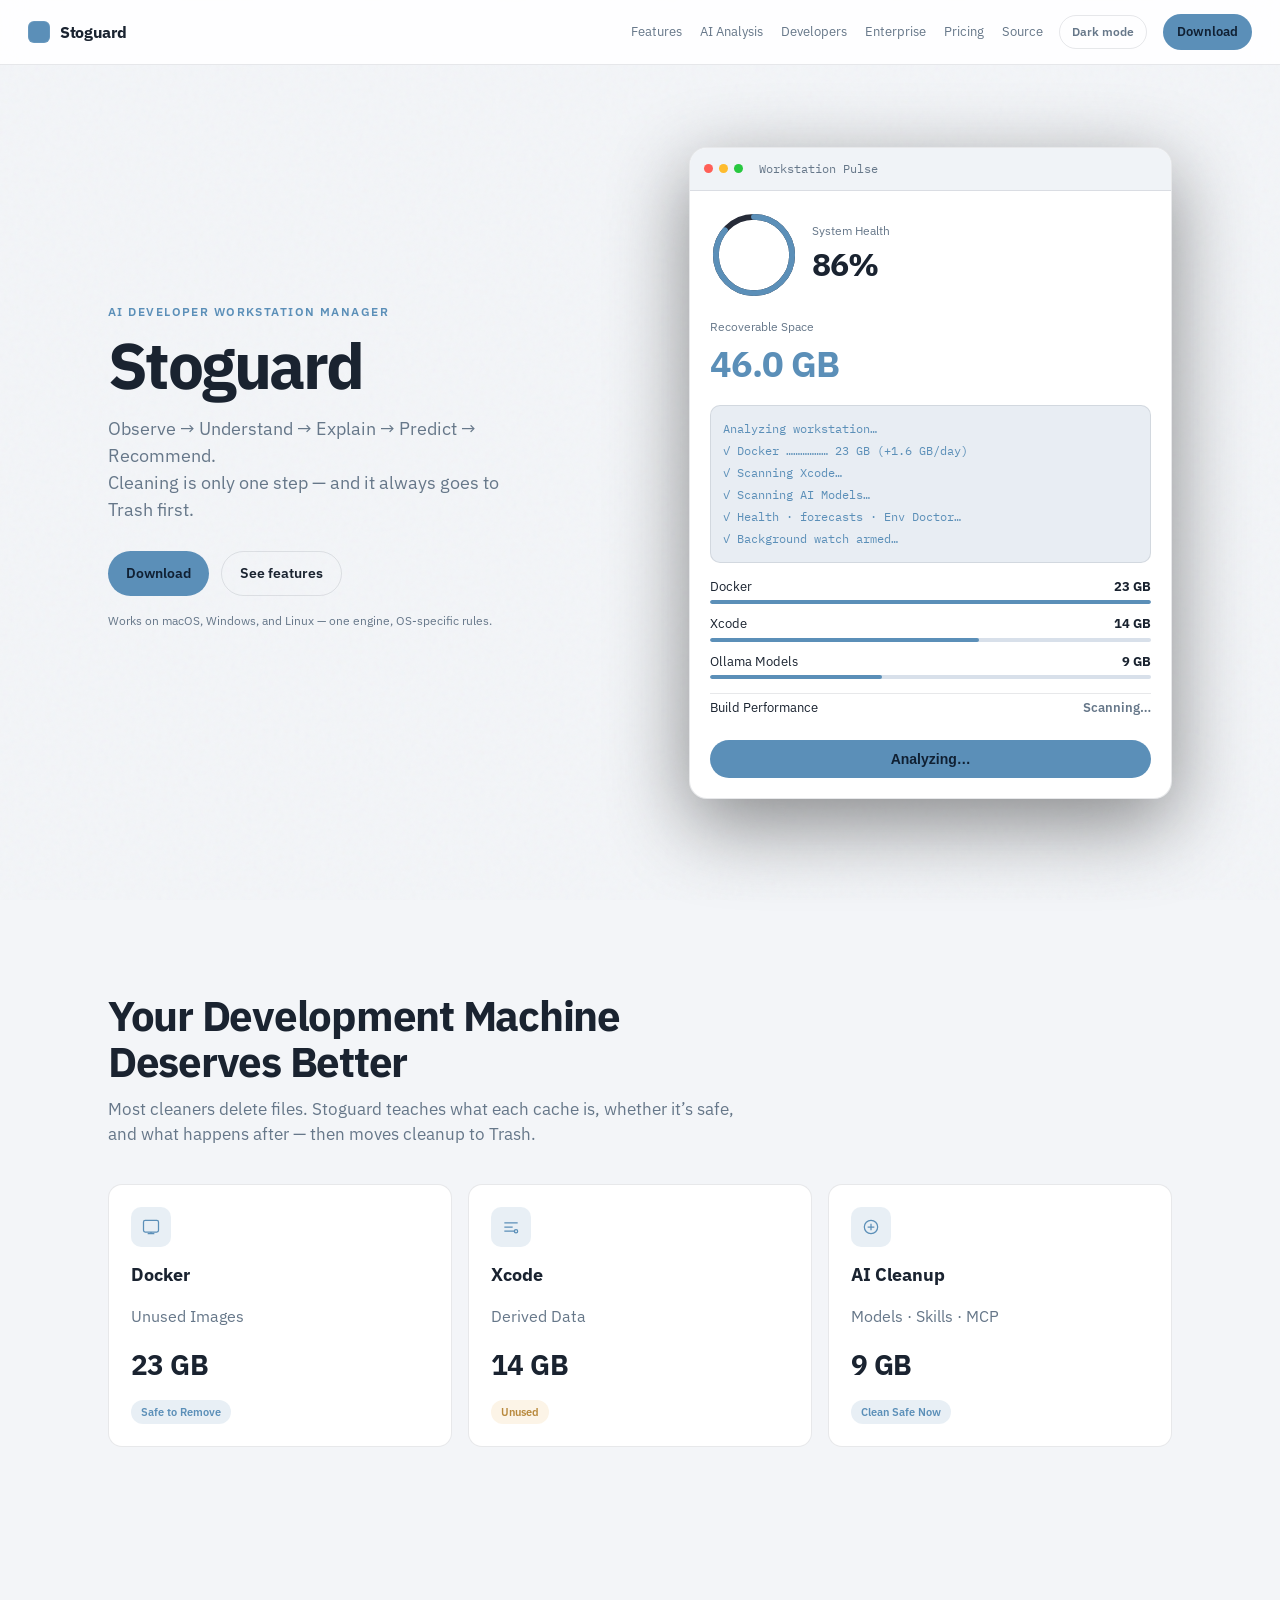
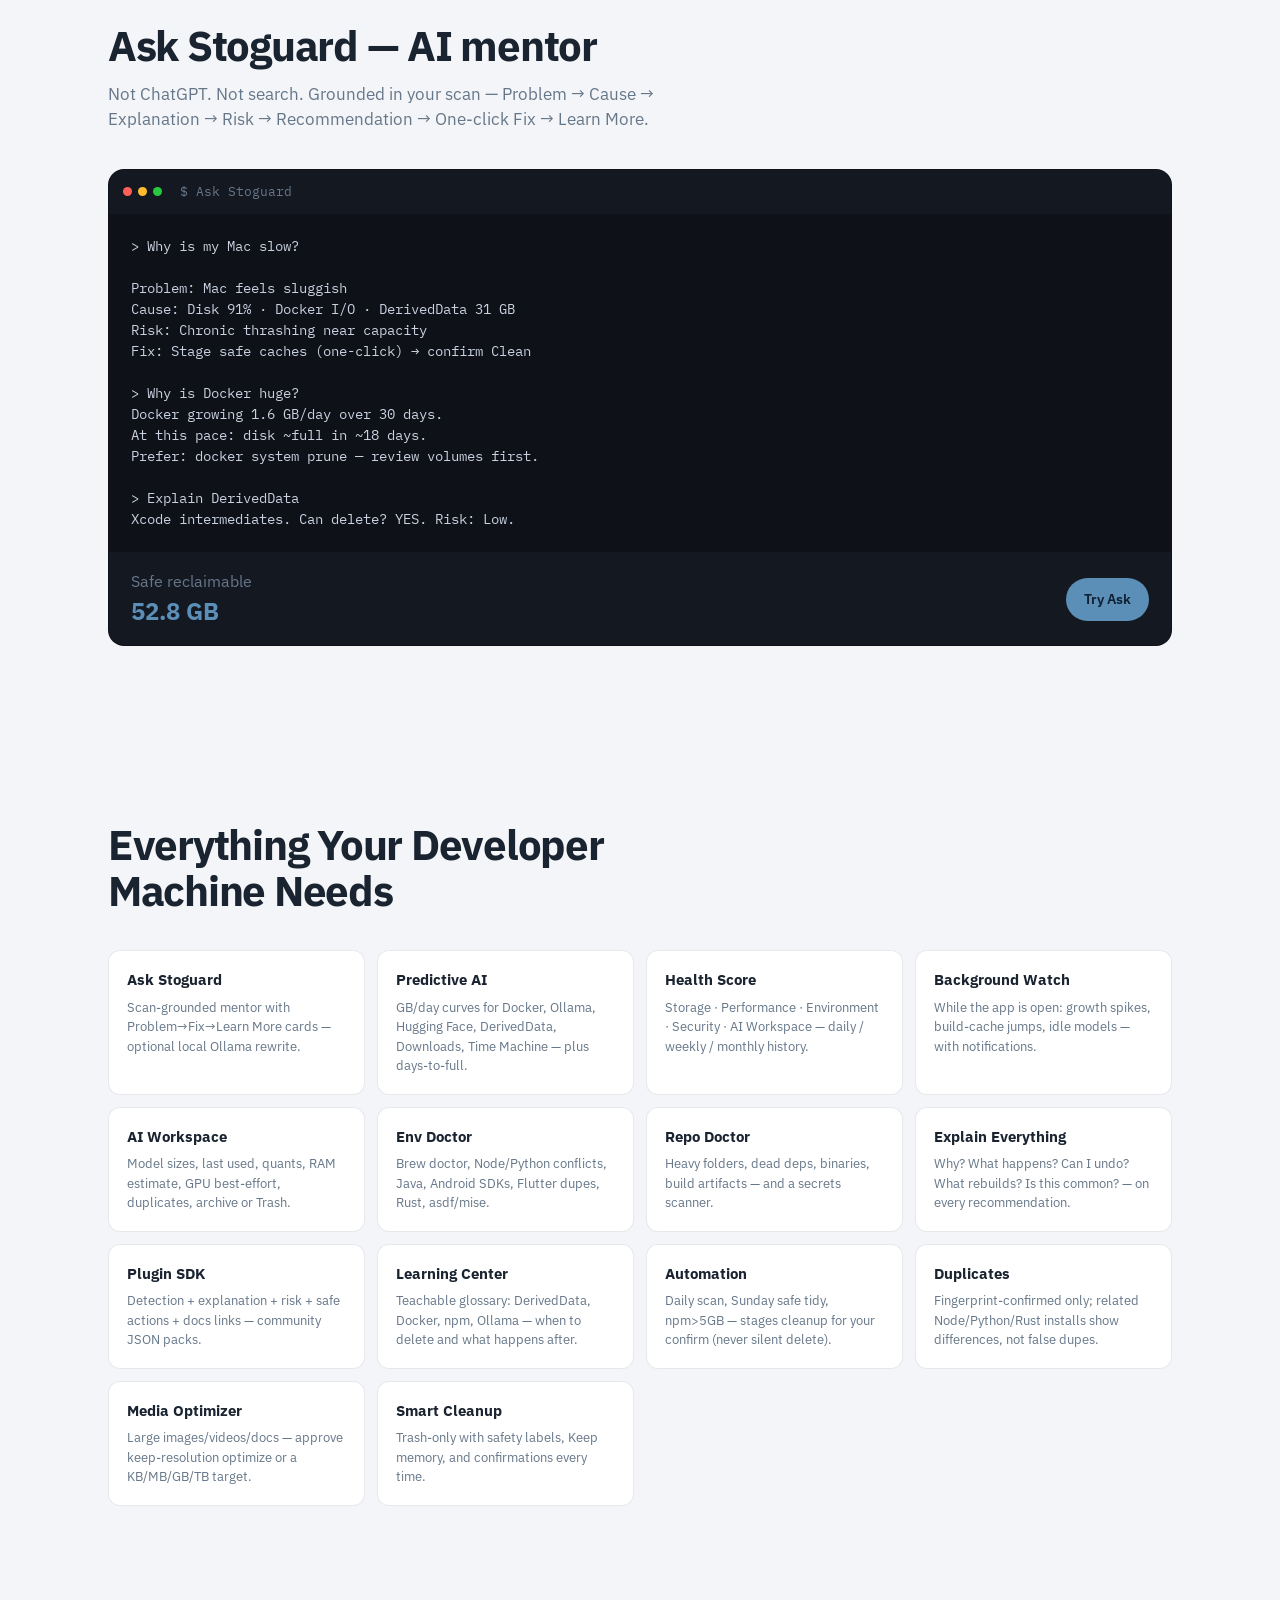
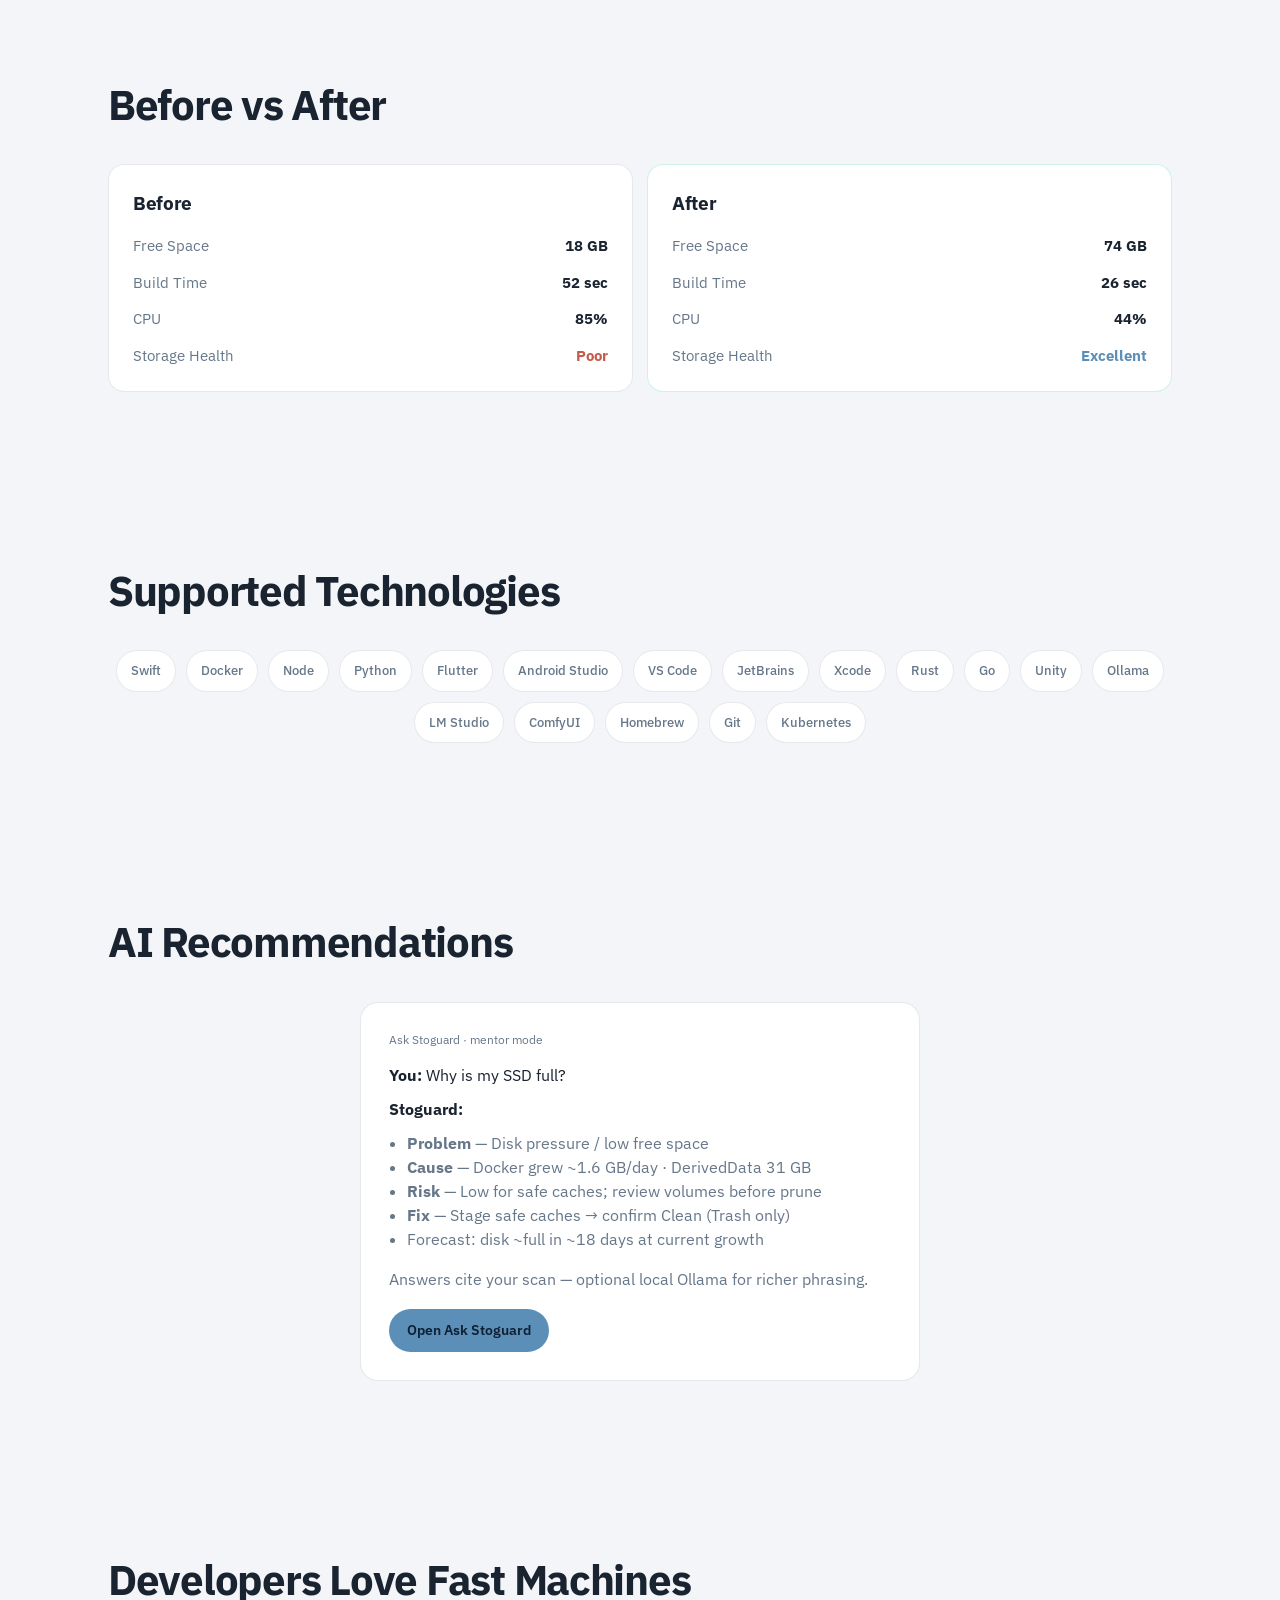
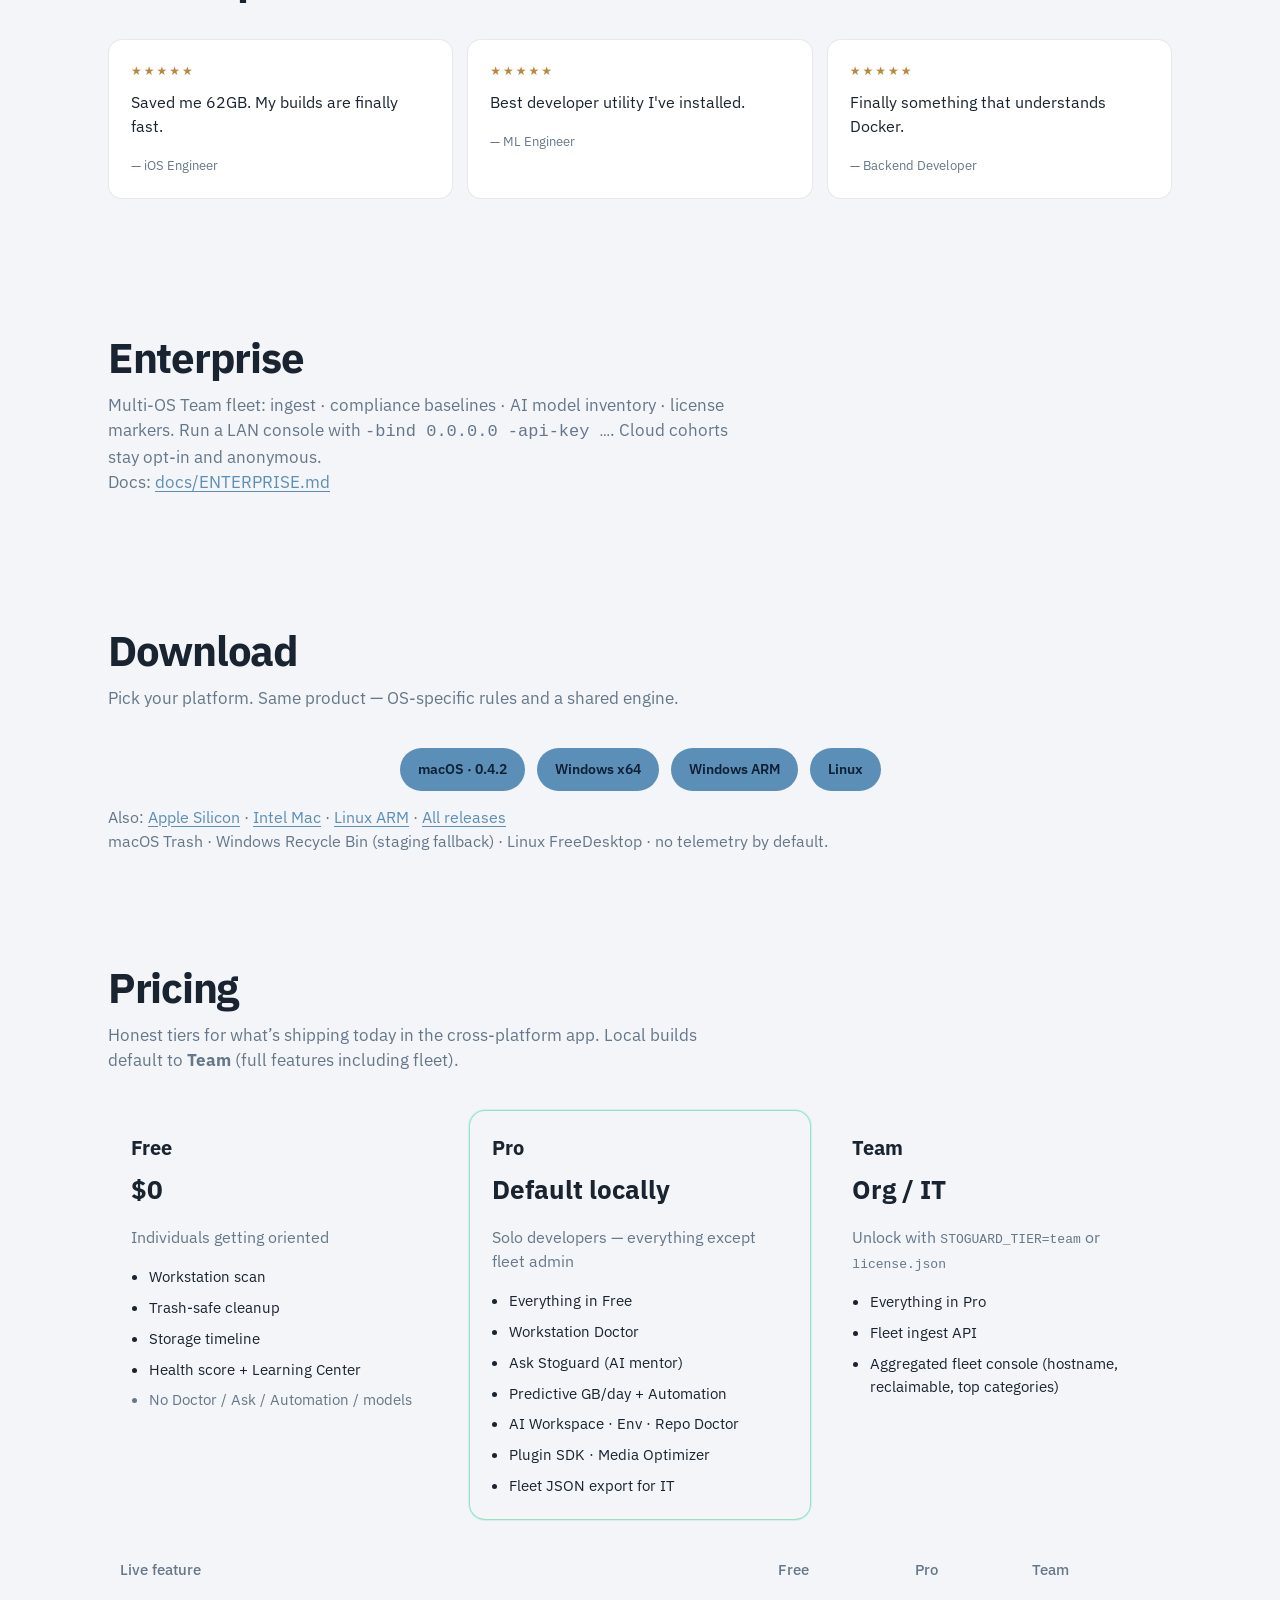
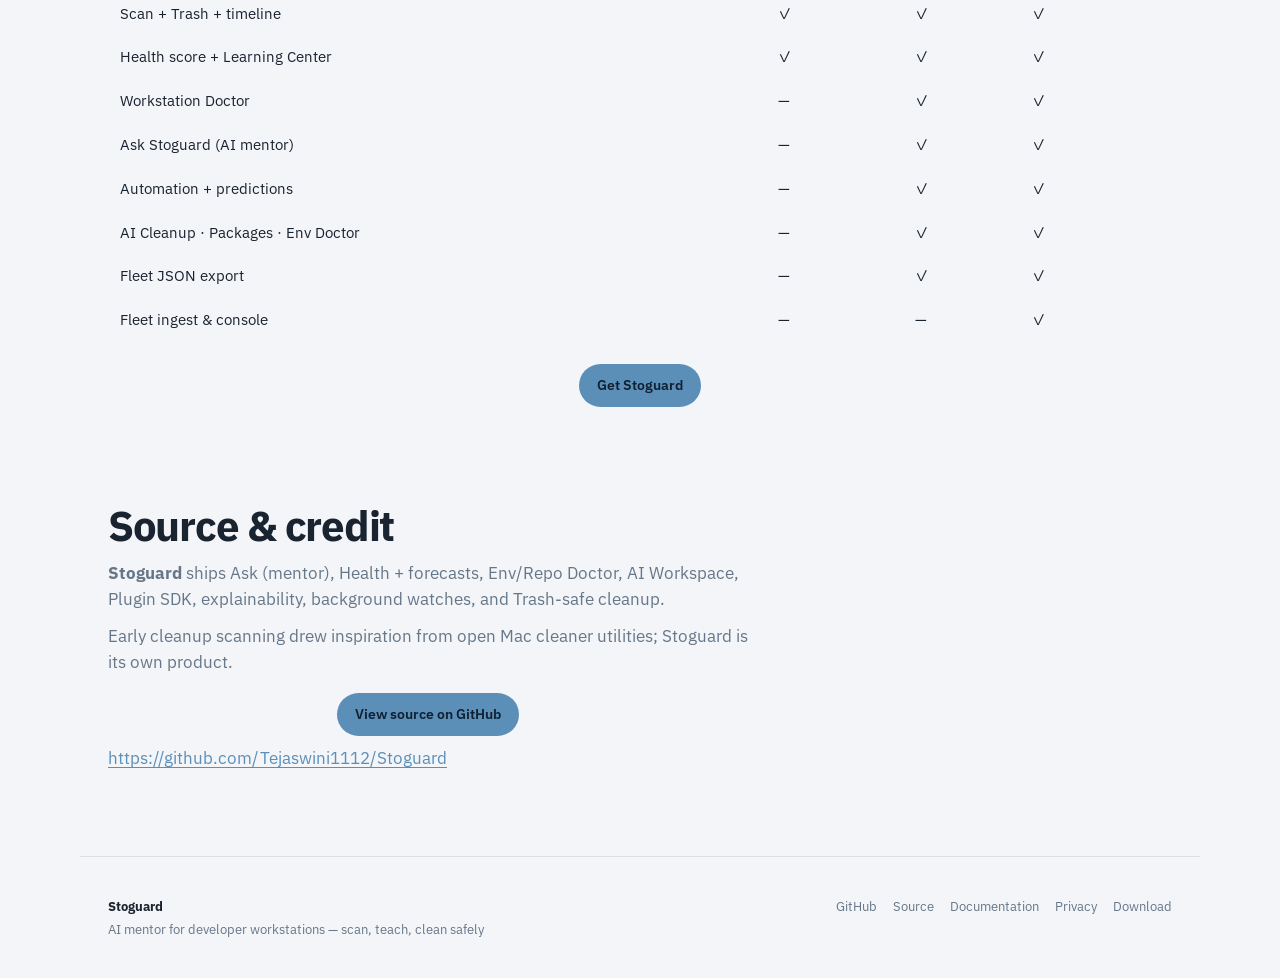
<file: website/index.html>
<!DOCTYPE html>
<html lang="en" data-theme="dark">
<head>
  <meta charset="UTF-8" />
  <meta name="viewport" content="width=device-width, initial-scale=1" />
  <title>Stoguard — AI Developer Workstation Manager</title>
  <meta name="description" content="Stoguard — AI mentor for developer workstations. Observe, explain, predict, and clean safely. Ask Stoguard, health scores, GB/day forecasts, Env Doctor, Repo secrets, Plugin SDK." />
  <script>
    (function () {
      try {
        var key = "stoguard.site.theme";
        var saved = localStorage.getItem(key);
        var theme = saved || (matchMedia("(prefers-color-scheme: light)").matches ? "light" : "dark");
        document.documentElement.setAttribute("data-theme", theme);
      } catch (_) {}
    })();
  </script>
  <link rel="preconnect" href="https://fonts.googleapis.com" />
  <link rel="preconnect" href="https://fonts.gstatic.com" crossorigin />
  <link href="https://fonts.googleapis.com/css2?family=IBM+Plex+Mono:wght@400;500&family=IBM+Plex+Sans:wght@400;500;600;700&display=swap" rel="stylesheet" />
  <link rel="stylesheet" href="styles.css" />
</head>
<body>
  <div class="noise" aria-hidden="true"></div>

  <header class="nav">
    <a class="logo" href="#top">
      <span class="logo-mark" aria-hidden="true"></span>
      Stoguard
    </a>
    <nav class="nav-links">
      <a href="#features">Features</a>
      <a href="#analysis">AI Analysis</a>
      <a href="#developers">Developers</a>
      <a href="#enterprise">Enterprise</a>
      <a href="#pricing">Pricing</a>
      <a href="#source">Source</a>
    </nav>
    <button type="button" class="theme-toggle" id="theme-toggle" aria-label="Toggle light and dark mode">Light mode</button>
    <a class="btn btn-small" href="#downloads">Download</a>
  </header>

  <main id="top">
    <!-- HERO -->
    <section class="hero">
      <div class="hero-copy">
        <p class="eyebrow">AI Developer Workstation Manager</p>
        <h1>Stoguard</h1>
        <p class="lede">
          Observe → Understand → Explain → Predict → Recommend.<br />
          Cleaning is only one step — and it always goes to Trash first.
        </p>
        <div class="hero-cta">
          <a class="btn" href="#downloads">Download</a>
          <a class="btn btn-ghost" href="#features">See features</a>
        </div>
        <p class="platform-note">Works on macOS, Windows, and Linux — one engine, OS-specific rules.</p>
      </div>

      <div class="hero-dash" id="hero-dash" aria-label="Live workstation dashboard mockup">
        <div class="dash-chrome">
          <span></span><span></span><span></span>
          <p class="dash-title">Workstation Pulse</p>
        </div>
        <div class="dash-body">
          <div class="health-ring">
            <svg viewBox="0 0 120 120" aria-hidden="true">
              <circle cx="60" cy="60" r="52" class="ring-bg" />
              <circle cx="60" cy="60" r="52" class="ring-fg" id="health-ring" />
            </svg>
            <div class="health-label">
              <span>System Health</span>
              <strong id="health-pct">—</strong>
            </div>
          </div>

          <div class="stat-block recover">
            <span>Recoverable Space</span>
            <strong id="recover-gb">0.0 GB</strong>
          </div>

          <ul class="scan-log" id="scan-log"></ul>

          <div class="meter-list" id="meter-list">
            <div class="meter" data-key="docker"><span>Docker</span><b>0 GB</b><i style="--w:0"></i></div>
            <div class="meter" data-key="xcode"><span>Xcode</span><b>0 GB</b><i style="--w:0"></i></div>
            <div class="meter" data-key="ollama"><span>Ollama Models</span><b>0 GB</b><i style="--w:0"></i></div>
          </div>

          <div class="build-row">
            <span>Build Performance</span>
            <em id="build-status">Waiting…</em>
          </div>

          <button class="btn btn-block" id="run-analysis" type="button">Run AI Analysis</button>
          <p class="dash-cta" id="dash-cta" hidden>Ready to optimize your workstation?</p>
        </div>
      </div>
    </section>

    <!-- SECTION 2 -->
    <section class="section" id="features">
      <div class="section-head">
        <h2>Your Development Machine Deserves Better</h2>
        <p>Most cleaners delete files. Stoguard teaches what each cache is, whether it’s safe, and what happens after — then moves cleanup to Trash.</p>
      </div>
      <div class="cards-3">
        <article class="card float-a">
          <div class="card-icon" aria-hidden="true">
            <svg viewBox="0 0 24 24" fill="none" stroke="currentColor" stroke-width="1.5"><rect x="3" y="4" width="18" height="14" rx="2"/><path d="M8 20h8M12 18v2"/></svg>
          </div>
          <h3>Docker</h3>
          <p class="muted">Unused Images</p>
          <strong>23 GB</strong>
          <span class="pill ok">Safe to Remove</span>
        </article>
        <article class="card float-b">
          <div class="card-icon" aria-hidden="true">
            <svg viewBox="0 0 24 24" fill="none" stroke="currentColor" stroke-width="1.5"><path d="M4 7h16M4 12h10M4 17h13"/><circle cx="18" cy="17" r="2"/></svg>
          </div>
          <h3>Xcode</h3>
          <p class="muted">Derived Data</p>
          <strong>14 GB</strong>
          <span class="pill warn">Unused</span>
        </article>
        <article class="card float-c">
          <div class="card-icon" aria-hidden="true">
            <svg viewBox="0 0 24 24" fill="none" stroke="currentColor" stroke-width="1.5"><circle cx="12" cy="12" r="8"/><path d="M8 12h8M12 8v8"/></svg>
          </div>
          <h3>AI Cleanup</h3>
          <p class="muted">Models · Skills · MCP</p>
          <strong>9 GB</strong>
          <span class="pill info">Clean Safe Now</span>
        </article>
      </div>
    </section>

    <!-- SECTION 3 -->
    <section class="section" id="analysis">
      <div class="section-head">
        <h2>Ask Stoguard — AI mentor</h2>
        <p>Not ChatGPT. Not search. Grounded in your scan — Problem → Cause → Explanation → Risk → Recommendation → One-click Fix → Learn More.</p>
      </div>
      <div class="terminal">
        <div class="term-bar"><span></span><span></span><span></span><code>$ Ask Stoguard</code></div>
        <pre class="term-body" id="term-body"></pre>
        <div class="term-foot">
          <div>
            <span class="muted">Safe reclaimable</span>
            <strong>52.8 GB</strong>
          </div>
          <a class="btn" href="#downloads">Try Ask</a>
        </div>
      </div>
    </section>

    <!-- SECTION 4 -->
    <section class="section" id="everything">
      <div class="section-head">
        <h2>Everything Your Developer Machine Needs</h2>
      </div>
      <div class="feature-grid">
        <article class="fcard"><h3>Ask Stoguard</h3><p>Scan-grounded mentor with Problem→Fix→Learn More cards — optional local Ollama rewrite.</p></article>
        <article class="fcard"><h3>Predictive AI</h3><p>GB/day curves for Docker, Ollama, Hugging Face, DerivedData, Downloads, Time Machine — plus days-to-full.</p></article>
        <article class="fcard"><h3>Health Score</h3><p>Storage · Performance · Environment · Security · AI Workspace — daily / weekly / monthly history.</p></article>
        <article class="fcard"><h3>Background Watch</h3><p>While the app is open: growth spikes, build-cache jumps, idle models — with notifications.</p></article>
        <article class="fcard"><h3>AI Workspace</h3><p>Model sizes, last used, quants, RAM estimate, GPU best-effort, duplicates, archive or Trash.</p></article>
        <article class="fcard"><h3>Env Doctor</h3><p>Brew doctor, Node/Python conflicts, Java, Android SDKs, Flutter dupes, Rust, asdf/mise.</p></article>
        <article class="fcard"><h3>Repo Doctor</h3><p>Heavy folders, dead deps, binaries, build artifacts — and a secrets scanner.</p></article>
        <article class="fcard"><h3>Explain Everything</h3><p>Why? What happens? Can I undo? What rebuilds? Is this common? — on every recommendation.</p></article>
        <article class="fcard"><h3>Plugin SDK</h3><p>Detection + explanation + risk + safe actions + docs links — community JSON packs.</p></article>
        <article class="fcard"><h3>Learning Center</h3><p>Teachable glossary: DerivedData, Docker, npm, Ollama — when to delete and what happens after.</p></article>
        <article class="fcard"><h3>Automation</h3><p>Daily scan, Sunday safe tidy, npm&gt;5GB — stages cleanup for your confirm (never silent delete).</p></article>
        <article class="fcard"><h3>Duplicates</h3><p>Fingerprint-confirmed only; related Node/Python/Rust installs show differences, not false dupes.</p></article>
        <article class="fcard"><h3>Media Optimizer</h3><p>Large images/videos/docs — approve keep-resolution optimize or a KB/MB/GB/TB target.</p></article>
        <article class="fcard"><h3>Smart Cleanup</h3><p>Trash-only with safety labels, Keep memory, and confirmations every time.</p></article>
      </div>
    </section>

    <!-- SECTION 5 -->
    <section class="section" id="before-after">
      <div class="section-head">
        <h2>Before vs After</h2>
      </div>
      <div class="split" id="ba-split">
        <div class="ba before">
          <h3>Before</h3>
          <ul>
            <li><span>Free Space</span><strong data-ba="b-free">18 GB</strong></li>
            <li><span>Build Time</span><strong data-ba="b-build">52 sec</strong></li>
            <li><span>CPU</span><strong data-ba="b-cpu">85%</strong></li>
            <li><span>Storage Health</span><strong class="bad">Poor</strong></li>
          </ul>
        </div>
        <div class="ba after">
          <h3>After</h3>
          <ul>
            <li><span>Free Space</span><strong data-ba="a-free">18 GB</strong></li>
            <li><span>Build Time</span><strong data-ba="a-build">52 sec</strong></li>
            <li><span>CPU</span><strong data-ba="a-cpu">85%</strong></li>
            <li><span>Storage Health</span><strong class="good" data-ba="a-health">Poor</strong></li>
          </ul>
        </div>
      </div>
    </section>

    <!-- SECTION 6 -->
    <section class="section" id="tech">
      <div class="section-head">
        <h2>Supported Technologies</h2>
      </div>
      <div class="tech-cloud" id="tech-cloud"></div>
    </section>

    <!-- SECTION 7 -->
    <section class="section" id="ai-rec">
      <div class="section-head">
        <h2>AI Recommendations</h2>
      </div>
      <div class="chat-card">
        <div class="chat-meta">Ask Stoguard · mentor mode</div>
        <p><strong>You:</strong> Why is my SSD full?</p>
        <p><strong>Stoguard:</strong></p>
        <ul>
          <li><strong>Problem</strong> — Disk pressure / low free space</li>
          <li><strong>Cause</strong> — Docker grew ~1.6 GB/day · DerivedData 31 GB</li>
          <li><strong>Risk</strong> — Low for safe caches; review volumes before prune</li>
          <li><strong>Fix</strong> — Stage safe caches → confirm Clean (Trash only)</li>
          <li>Forecast: disk ~full in ~18 days at current growth</li>
        </ul>
        <p class="muted">Answers cite your scan — optional local Ollama for richer phrasing.</p>
        <a class="btn" href="#downloads">Open Ask Stoguard</a>
      </div>
    </section>

    <!-- SECTION 8 -->
    <section class="section" id="developers">
      <div class="section-head">
        <h2>Developers Love Fast Machines</h2>
      </div>
      <div class="quotes">
        <blockquote>
          <div class="stars" aria-label="5 stars">★★★★★</div>
          <p>Saved me 62GB. My builds are finally fast.</p>
          <cite>— iOS Engineer</cite>
        </blockquote>
        <blockquote>
          <div class="stars">★★★★★</div>
          <p>Best developer utility I've installed.</p>
          <cite>— ML Engineer</cite>
        </blockquote>
        <blockquote>
          <div class="stars">★★★★★</div>
          <p>Finally something that understands Docker.</p>
          <cite>— Backend Developer</cite>
        </blockquote>
      </div>
    </section>

    <section class="section slim" id="enterprise">
      <div class="section-head">
        <h2>Enterprise</h2>
        <p>
          Multi-OS Team fleet: ingest · compliance baselines · AI model inventory · license markers.
          Run a LAN console with <code>-bind 0.0.0.0 -api-key …</code>. Cloud cohorts stay opt-in and anonymous.
        </p>
        <p class="muted">Docs: <a href="https://github.com/Tejaswini1112/Stoguard/blob/main/docs/ENTERPRISE.md" target="_blank" rel="noopener noreferrer">docs/ENTERPRISE.md</a></p>
      </div>
    </section>

    <section class="section slim" id="downloads">
      <div class="section-head">
        <h2>Download</h2>
        <p>Pick your platform. Same product — OS-specific rules and a shared engine.</p>
      </div>
      <div class="hero-cta center" style="flex-wrap:wrap;gap:12px">
        <a class="btn" href="https://github.com/Tejaswini1112/Stoguard/releases/latest/download/Stoguard-0.4.2.dmg">macOS · 0.4.2</a>
        <a class="btn" href="https://github.com/Tejaswini1112/Stoguard/releases/latest/download/stoguard-windows-amd64.exe">Windows x64</a>
        <a class="btn" href="https://github.com/Tejaswini1112/Stoguard/releases/latest/download/stoguard-windows-arm64.exe">Windows ARM</a>
        <a class="btn" href="https://github.com/Tejaswini1112/Stoguard/releases/latest/download/stoguard-linux-amd64">Linux</a>
      </div>
      <p class="muted center" style="margin-top:14px">
        Also:
        <a href="https://github.com/Tejaswini1112/Stoguard/releases/latest/download/stoguard-darwin-arm64">Apple Silicon</a> ·
        <a href="https://github.com/Tejaswini1112/Stoguard/releases/latest/download/stoguard-darwin-amd64">Intel Mac</a> ·
        <a href="https://github.com/Tejaswini1112/Stoguard/releases/latest/download/stoguard-linux-arm64">Linux ARM</a>
        · <a href="https://github.com/Tejaswini1112/Stoguard/releases/latest">All releases</a>
        <br />macOS Trash · Windows Recycle Bin (staging fallback) · Linux FreeDesktop · no telemetry by default.
      </p>
    </section>

    <section class="section slim" id="pricing">
      <div class="section-head">
        <h2>Pricing</h2>
        <p>Honest tiers for what’s shipping today in the cross-platform app. Local builds default to <strong>Team</strong> (full features including fleet).</p>
      </div>
      <div class="pricing-grid">
        <article class="price-card">
          <h3>Free</h3>
          <p class="price-tag">$0</p>
          <p class="muted">Individuals getting oriented</p>
          <ul>
            <li>Workstation scan</li>
            <li>Trash-safe cleanup</li>
            <li>Storage timeline</li>
            <li>Health score + Learning Center</li>
            <li class="muted">No Doctor / Ask / Automation / models</li>
          </ul>
        </article>
        <article class="price-card featured">
          <h3>Pro</h3>
          <p class="price-tag">Default locally</p>
          <p class="muted">Solo developers — everything except fleet admin</p>
          <ul>
            <li>Everything in Free</li>
            <li>Workstation Doctor</li>
            <li>Ask Stoguard (AI mentor)</li>
            <li>Predictive GB/day + Automation</li>
            <li>AI Workspace · Env · Repo Doctor</li>
            <li>Plugin SDK · Media Optimizer</li>
            <li>Fleet JSON export for IT</li>
          </ul>
        </article>
        <article class="price-card">
          <h3>Team</h3>
          <p class="price-tag">Org / IT</p>
          <p class="muted">Unlock with <code>STOGUARD_TIER=team</code> or <code>license.json</code></p>
          <ul>
            <li>Everything in Pro</li>
            <li>Fleet ingest API</li>
            <li>Aggregated fleet console (hostname, reclaimable, top categories)</li>
          </ul>
        </article>
      </div>
      <div class="matrix-wrap">
        <table class="feature-matrix">
          <thead>
            <tr><th>Live feature</th><th>Free</th><th>Pro</th><th>Team</th></tr>
          </thead>
          <tbody>
            <tr><td>Scan + Trash + timeline</td><td>✓</td><td>✓</td><td>✓</td></tr>
            <tr><td>Health score + Learning Center</td><td>✓</td><td>✓</td><td>✓</td></tr>
            <tr><td>Workstation Doctor</td><td>—</td><td>✓</td><td>✓</td></tr>
            <tr><td>Ask Stoguard (AI mentor)</td><td>—</td><td>✓</td><td>✓</td></tr>
            <tr><td>Automation + predictions</td><td>—</td><td>✓</td><td>✓</td></tr>
            <tr><td>AI Cleanup · Packages · Env Doctor</td><td>—</td><td>✓</td><td>✓</td></tr>
            <tr><td>Fleet JSON export</td><td>—</td><td>✓</td><td>✓</td></tr>
            <tr><td>Fleet ingest &amp; console</td><td>—</td><td>—</td><td>✓</td></tr>
          </tbody>
        </table>
      </div>
      <div class="hero-cta center" style="margin-top:22px">
        <a class="btn" href="#downloads">Get Stoguard</a>
      </div>
    </section>

<section class="section slim" id="source">
      <div class="section-head">
        <h2>Source &amp; credit</h2>
        <p>
          <strong>Stoguard</strong> ships Ask (mentor), Health + forecasts, Env/Repo Doctor,
          AI Workspace, Plugin SDK, explainability, background watches, and Trash-safe cleanup.
        </p>
        <p class="muted" style="margin-top:12px">
          Early cleanup scanning drew inspiration from open Mac cleaner utilities; Stoguard is its own product.
        </p>
        <div class="hero-cta center" style="margin-top:18px">
          <a class="btn" href="https://github.com/Tejaswini1112/Stoguard" target="_blank" rel="noopener noreferrer">
            View source on GitHub
          </a>
        </div>
        <p class="muted center" style="margin-top:10px">
          <a class="link-out" href="https://github.com/Tejaswini1112/Stoguard" target="_blank" rel="noopener noreferrer">https://github.com/Tejaswini1112/Stoguard</a>
        </p>
      </div>
    </section>
  </main>

  <footer class="footer">
    <div>
      <strong>Stoguard</strong>
      <span class="muted">AI mentor for developer workstations — scan, teach, clean safely</span>
    </div>
    <nav>
      <a href="https://github.com/Tejaswini1112/Stoguard" target="_blank" rel="noopener noreferrer">GitHub</a>
      <a href="#source">Source</a>
      <a href="#features">Documentation</a>
      <a href="privacy.html">Privacy</a>
      <a href="#downloads">Download</a>
    </nav>
  </footer>

  <script src="app.js"></script>
</body>
</html>
</file>
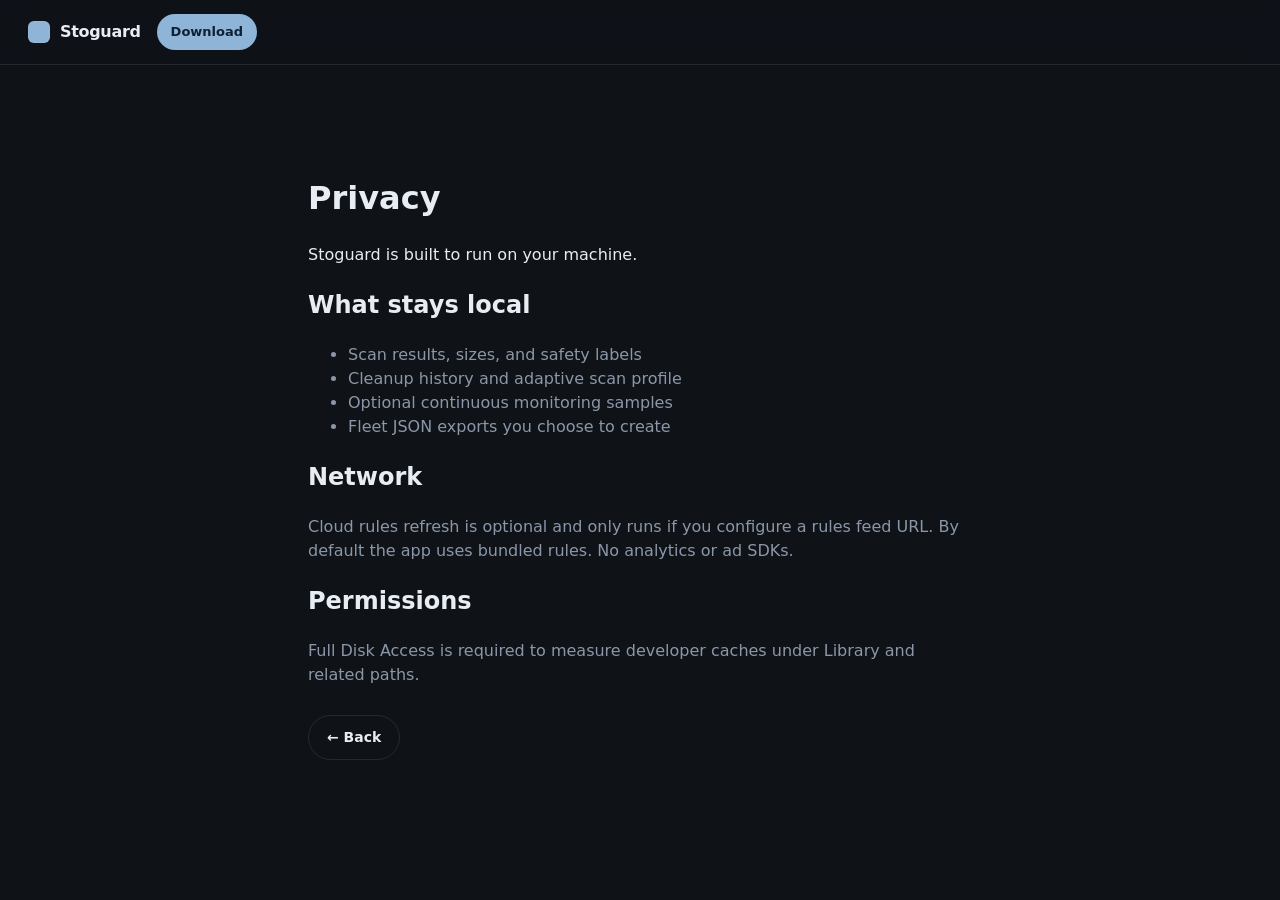
<file: website/privacy.html>
<!DOCTYPE html>
<html lang="en">
<head>
  <meta charset="UTF-8" />
  <meta name="viewport" content="width=device-width, initial-scale=1" />
  <title>Privacy — Stoguard</title>
  <link rel="stylesheet" href="styles.css" />
</head>
<body>
  <header class="nav">
    <a class="logo" href="index.html"><span class="logo-mark"></span> Stoguard</a>
    <a class="btn btn-small" href="index.html#downloads">Download</a>
  </header>
  <main class="section" style="max-width:720px">
    <h1>Privacy</h1>
    <p>Stoguard is built to run on your machine.</p>
    <h2>What stays local</h2>
    <ul class="muted">
      <li>Scan results, sizes, and safety labels</li>
      <li>Cleanup history and adaptive scan profile</li>
      <li>Optional continuous monitoring samples</li>
      <li>Fleet JSON exports you choose to create</li>
    </ul>
    <h2>Network</h2>
    <p class="muted">
      Cloud rules refresh is optional and only runs if you configure a rules feed URL.
      By default the app uses bundled rules. No analytics or ad SDKs.
    </p>
    <h2>Permissions</h2>
    <p class="muted">Full Disk Access is required to measure developer caches under Library and related paths.</p>
    <p style="margin-top:28px"><a class="btn btn-ghost" href="index.html">← Back</a></p>
  </main>
</body>
</html>
</file>
<file: website/styles.css>
:root,
html[data-theme="dark"] {
  color-scheme: dark;
  --bg: #0f1318;
  --card: #171c24;
  --card-2: #1c222c;
  --line: rgba(232, 237, 244, 0.1);
  --text: #e8edf4;
  --muted: #8b97a8;
  --accent: #8eb4d8;
  --accent-dim: rgba(142, 180, 216, 0.16);
  --ok: #8eb4d8; /* pastel slate-blue — not neon green */
  --warn: #d4b07a;
  --bad: #d4887c;
  --nav-bg: rgba(15, 19, 24, 0.88);
  --scan-bg: #121820;
  --meter-track: #263040;
  --btn-ink: #102033;
  --radius: 14px;
  --font: "IBM Plex Sans", "SF Pro Text", system-ui, sans-serif;
  --mono: "IBM Plex Mono", ui-monospace, Menlo, monospace;
}

html[data-theme="light"] {
  color-scheme: light;
  --bg: #f3f5f8;
  --card: #ffffff;
  --card-2: #f0f3f7;
  --line: rgba(26, 35, 48, 0.1);
  --text: #1a2330;
  --muted: #667789;
  --accent: #5b8fb8;
  --accent-dim: rgba(91, 143, 184, 0.14);
  --ok: #5b8fb8;
  --warn: #b8893d;
  --bad: #c45c4e;
  --nav-bg: rgba(255, 255, 255, 0.9);
  --scan-bg: #e8edf3;
  --meter-track: #d8e0ea;
  --btn-ink: #102033;
}

* { box-sizing: border-box; }
html { scroll-behavior: smooth; }
body {
  margin: 0;
  font-family: var(--font);
  background: var(--bg);
  color: var(--text);
  line-height: 1.5;
  -webkit-font-smoothing: antialiased;
  transition: background 0.2s ease, color 0.2s ease;
}

.noise {
  pointer-events: none;
  position: fixed;
  inset: 0;
  opacity: 0.035;
  z-index: 0;
  background-image: url("data:image/svg+xml,%3Csvg viewBox='0 0 200 200' xmlns='http://www.w3.org/2000/svg'%3E%3Cfilter id='n'%3E%3CfeTurbulence type='fractalNoise' baseFrequency='0.85' numOctaves='2' stitchTiles='stitch'/%3E%3C/filter%3E%3Crect width='100%25' height='100%25' filter='url(%23n)'/%3E%3C/svg%3E");
}

a { color: inherit; text-decoration: none; }
.muted { color: var(--muted); }
.muted a,
a.link-out {
  color: var(--accent, #7eb0d4);
  text-decoration: underline;
  text-underline-offset: 3px;
}
.muted a:hover,
a.link-out:hover { opacity: 0.9; }

/* Nav */
.nav {
  position: sticky;
  top: 0;
  z-index: 50;
  display: flex;
  align-items: center;
  gap: 16px;
  padding: 14px 28px;
  background: var(--nav-bg);
  backdrop-filter: blur(12px);
  border-bottom: 1px solid var(--line);
}
.theme-toggle {
  appearance: none;
  border: 1px solid var(--line);
  background: transparent;
  color: var(--muted);
  border-radius: 999px;
  padding: 7px 12px;
  font: inherit;
  font-size: 12px;
  font-weight: 600;
  cursor: pointer;
}
.theme-toggle:hover { color: var(--text); border-color: var(--accent); }
.logo {
  display: flex;
  align-items: center;
  gap: 10px;
  font-weight: 700;
  letter-spacing: -0.02em;
}
.logo-mark {
  width: 22px;
  height: 22px;
  border-radius: 6px;
  background: var(--accent);
  box-shadow: 0 0 0 1px rgba(255,255,255,0.08) inset;
}
.nav-links {
  display: flex;
  gap: 18px;
  margin-left: auto;
  font-size: 13px;
  color: var(--muted);
}
.nav-links a:hover { color: var(--text); }

.btn {
  display: inline-flex;
  align-items: center;
  justify-content: center;
  padding: 11px 18px;
  border-radius: 999px;
  background: var(--accent);
  color: var(--btn-ink);
  font-weight: 600;
  font-size: 14px;
  border: none;
  cursor: pointer;
  transition: transform 0.15s ease, opacity 0.15s ease;
}
.btn:hover { transform: translateY(-1px); opacity: 0.95; }
.btn-small { padding: 8px 14px; font-size: 13px; }
.btn-ghost {
  background: transparent;
  border: 1px solid var(--line);
  color: var(--text);
}
.btn-block { width: 100%; margin-top: 8px; }

/* Hero */
.hero {
  position: relative;
  z-index: 1;
  display: grid;
  grid-template-columns: 1.05fr 0.95fr;
  gap: 48px;
  align-items: center;
  max-width: 1120px;
  margin: 0 auto;
  padding: 72px 28px 96px;
  min-height: calc(100vh - 60px);
}
.eyebrow {
  font-size: 12px;
  letter-spacing: 0.12em;
  text-transform: uppercase;
  color: var(--accent);
  font-weight: 600;
  margin: 0 0 12px;
}
.hero h1 {
  font-size: clamp(40px, 6vw, 64px);
  line-height: 1.02;
  letter-spacing: -0.04em;
  margin: 0 0 16px;
}
.lede {
  font-size: 18px;
  color: var(--muted);
  margin: 0 0 28px;
  max-width: 420px;
}
.hero-cta { display: flex; flex-wrap: wrap; gap: 12px; }
.hero-cta.center { justify-content: center; }
.platform-note {
  margin-top: 16px;
  font-size: 12px;
  color: var(--muted);
}

/* Dashboard mock */
.hero-dash {
  background: var(--card);
  border: 1px solid var(--line);
  border-radius: 18px;
  overflow: hidden;
  box-shadow: 0 24px 80px rgba(0,0,0,0.45);
}
.dash-chrome {
  display: flex;
  align-items: center;
  gap: 6px;
  padding: 12px 14px;
  border-bottom: 1px solid var(--line);
  background: var(--card-2);
}
.dash-chrome span {
  width: 9px; height: 9px; border-radius: 50%;
  background: #3a3f4d;
}
.dash-chrome span:nth-child(1) { background: #ff5f57; }
.dash-chrome span:nth-child(2) { background: #febc2e; }
.dash-chrome span:nth-child(3) { background: #28c840; }
.dash-title {
  margin: 0 0 0 10px;
  font-size: 12px;
  color: var(--muted);
  font-family: var(--mono);
}
.dash-body { padding: 20px; display: grid; gap: 14px; }

.health-ring {
  display: grid;
  grid-template-columns: 88px 1fr;
  gap: 14px;
  align-items: center;
}
.health-ring svg { width: 88px; height: 88px; transform: rotate(-90deg); }
.ring-bg { fill: none; stroke: #262b38; stroke-width: 8; }
.ring-fg {
  fill: none;
  stroke: var(--accent);
  stroke-width: 8;
  stroke-linecap: round;
  stroke-dasharray: 327;
  stroke-dashoffset: 327;
  transition: stroke-dashoffset 0.8s ease;
}
.health-label span { display: block; font-size: 12px; color: var(--muted); }
.health-label strong { font-size: 32px; letter-spacing: -0.03em; }

.stat-block.recover span { font-size: 12px; color: var(--muted); }
.stat-block.recover strong {
  display: block;
  font-size: 36px;
  letter-spacing: -0.03em;
  color: var(--ok);
}

.scan-log {
  list-style: none;
  margin: 0;
  padding: 10px 12px;
  background: var(--scan-bg);
  border-radius: 10px;
  border: 1px solid var(--line);
  font-family: var(--mono);
  font-size: 12px;
  min-height: 92px;
  color: var(--muted);
}
.scan-log li { margin: 4px 0; }
.scan-log .ok { color: var(--ok); }
.scan-log .run { color: var(--accent); }

.meter-list { display: grid; gap: 10px; }
.meter {
  display: grid;
  grid-template-columns: 1fr auto;
  gap: 4px 10px;
  font-size: 13px;
}
.meter b { font-variant-numeric: tabular-nums; }
.meter i {
  grid-column: 1 / -1;
  height: 4px;
  border-radius: 999px;
  background: var(--meter-track);
  position: relative;
  overflow: hidden;
}
.meter i::after {
  content: "";
  position: absolute;
  inset: 0;
  width: calc(var(--w) * 1%);
  background: var(--accent);
  border-radius: inherit;
  transition: width 0.6s ease;
}
.build-row {
  display: flex;
  justify-content: space-between;
  font-size: 13px;
  padding-top: 4px;
  border-top: 1px solid var(--line);
}
.build-row em { font-style: normal; color: var(--ok); font-weight: 600; }
.dash-cta {
  text-align: center;
  margin: 0;
  font-weight: 600;
  color: var(--accent);
  animation: fadeUp 0.4s ease;
}

/* Sections */
.section {
  position: relative;
  z-index: 1;
  max-width: 1120px;
  margin: 0 auto;
  padding: 88px 28px;
}
.section.slim { padding: 48px 28px; }
.section-head {
  max-width: 640px;
  margin-bottom: 36px;
}
.section-head h2 {
  font-size: clamp(28px, 4vw, 42px);
  letter-spacing: -0.03em;
  line-height: 1.1;
  margin: 0 0 12px;
}
.section-head p {
  margin: 0;
  color: var(--muted);
  font-size: 17px;
}

.cards-3 {
  display: grid;
  grid-template-columns: repeat(3, 1fr);
  gap: 16px;
}
.card {
  background: var(--card);
  border: 1px solid var(--line);
  border-radius: var(--radius);
  padding: 22px;
  transition: transform 0.35s ease, border-color 0.35s ease;
}
.card:hover { border-color: rgba(79,140,255,0.35); transform: translateY(-4px); }
.card-icon {
  width: 40px; height: 40px;
  display: grid; place-items: center;
  border-radius: 10px;
  background: var(--accent-dim);
  color: var(--accent);
  margin-bottom: 14px;
}
.card-icon svg { width: 20px; height: 20px; }
.card h3 { margin: 0 0 4px; font-size: 18px; }
.card strong { display: block; font-size: 28px; margin: 8px 0 12px; letter-spacing: -0.02em; }
.pill {
  display: inline-flex;
  padding: 4px 10px;
  border-radius: 999px;
  font-size: 11px;
  font-weight: 600;
}
.pill.ok { background: var(--accent-dim); color: var(--ok); }
.pill.warn { background: rgba(224,162,58,0.12); color: var(--warn); }
.pill.info { background: var(--accent-dim); color: var(--accent); }

.float-a { animation: bob 5s ease-in-out infinite; }
.float-b { animation: bob 5.5s ease-in-out infinite 0.4s; }
.float-c { animation: bob 6s ease-in-out infinite 0.8s; }

/* Terminal */
.terminal {
  background: #0e1118;
  border: 1px solid var(--line);
  border-radius: 16px;
  overflow: hidden;
}
.term-bar {
  display: flex;
  align-items: center;
  gap: 6px;
  padding: 12px 14px;
  border-bottom: 1px solid var(--line);
  background: #141821;
}
.term-bar span { width: 9px; height: 9px; border-radius: 50%; background: #3a3f4d; }
.term-bar span:nth-child(1) { background: #ff5f57; }
.term-bar span:nth-child(2) { background: #febc2e; }
.term-bar span:nth-child(3) { background: #28c840; }
.term-bar code {
  margin-left: 12px;
  font-family: var(--mono);
  font-size: 13px;
  color: var(--muted);
}
.term-body {
  margin: 0;
  padding: 22px;
  min-height: 220px;
  font-family: var(--mono);
  font-size: 14px;
  color: #c9d1e0;
  white-space: pre-wrap;
}
.term-foot {
  display: flex;
  align-items: center;
  justify-content: space-between;
  gap: 16px;
  padding: 16px 22px;
  border-top: 1px solid var(--line);
  background: #141821;
}
.term-foot strong { display: block; font-size: 24px; color: var(--ok); }

.feature-grid {
  display: grid;
  grid-template-columns: repeat(4, 1fr);
  gap: 12px;
}
.fcard {
  background: var(--card);
  border: 1px solid var(--line);
  border-radius: 12px;
  padding: 18px;
  transition: border-color 0.25s ease, transform 0.25s ease;
}
.fcard:hover {
  border-color: rgba(79,140,255,0.4);
  transform: translateY(-3px);
}
.fcard h3 { margin: 0 0 6px; font-size: 15px; }
.fcard p { margin: 0; font-size: 13px; color: var(--muted); }

.split {
  display: grid;
  grid-template-columns: 1fr 1fr;
  gap: 14px;
}
.ba {
  background: var(--card);
  border: 1px solid var(--line);
  border-radius: 16px;
  padding: 24px;
}
.ba h3 { margin: 0 0 18px; letter-spacing: -0.02em; }
.ba ul { list-style: none; margin: 0; padding: 0; display: grid; gap: 14px; }
.ba li { display: flex; justify-content: space-between; font-size: 15px; }
.ba li span { color: var(--muted); }
.ba .bad { color: var(--bad); }
.ba .good { color: var(--ok); }
.ba.after { border-color: rgba(62,207,142,0.25); }

.tech-cloud {
  display: flex;
  flex-wrap: wrap;
  gap: 10px;
  justify-content: center;
}
.tech-pill {
  padding: 10px 14px;
  border-radius: 999px;
  border: 1px solid var(--line);
  background: var(--card);
  font-size: 13px;
  font-weight: 500;
  color: var(--muted);
  transition: color 0.2s ease, border-color 0.2s ease, transform 0.2s ease;
}
.tech-pill:hover {
  color: var(--text);
  border-color: rgba(79,140,255,0.45);
  transform: translateY(-2px);
}

.chat-card {
  max-width: 560px;
  margin: 0 auto;
  background: var(--card);
  border: 1px solid var(--line);
  border-radius: 18px;
  padding: 28px;
}
.chat-meta { font-size: 12px; color: var(--muted); margin-bottom: 14px; }
.chat-card p { margin: 0 0 10px; }
.chat-card ul { margin: 0 0 16px; padding-left: 18px; color: var(--muted); }
.chat-card .btn { margin-top: 8px; }

.quotes {
  display: grid;
  grid-template-columns: repeat(3, 1fr);
  gap: 14px;
}
blockquote {
  margin: 0;
  background: var(--card);
  border: 1px solid var(--line);
  border-radius: 14px;
  padding: 22px;
}
.stars { color: var(--warn); letter-spacing: 2px; margin-bottom: 10px; font-size: 12px; }
blockquote p { margin: 0 0 14px; font-size: 16px; }
cite { color: var(--muted); font-style: normal; font-size: 13px; }

.footer {
  position: relative;
  z-index: 1;
  display: flex;
  justify-content: space-between;
  gap: 20px;
  flex-wrap: wrap;
  max-width: 1120px;
  margin: 0 auto;
  padding: 40px 28px 60px;
  border-top: 1px solid var(--line);
  font-size: 13px;
}
.footer nav { display: flex; flex-wrap: wrap; gap: 16px; color: var(--muted); }
.footer nav a:hover { color: var(--text); }
.footer strong { display: block; margin-bottom: 4px; }

@keyframes bob {
  0%, 100% { transform: translateY(0); }
  50% { transform: translateY(-6px); }
}
@keyframes fadeUp {
  from { opacity: 0; transform: translateY(6px); }
  to { opacity: 1; transform: translateY(0); }
}

@media (max-width: 960px) {
  .nav-links { display: none; }
  .hero { grid-template-columns: 1fr; padding-top: 40px; min-height: auto; }
  .cards-3, .feature-grid, .quotes, .split { grid-template-columns: 1fr; }
  .feature-grid { grid-template-columns: 1fr 1fr; }
}
@media (max-width: 560px) {
  .feature-grid { grid-template-columns: 1fr; }
  .term-foot { flex-direction: column; align-items: stretch; }
}

.pricing-grid {
  display: grid;
  grid-template-columns: repeat(3, minmax(0, 1fr));
  gap: 18px;
  margin-top: 28px;
}
@media (max-width: 900px) {
  .pricing-grid { grid-template-columns: 1fr; }
}
.price-card {
  border: 1px solid var(--border, rgba(255,255,255,0.12));
  border-radius: 16px;
  padding: 22px;
  background: var(--panel, rgba(255,255,255,0.03));
}
.price-card.featured {
  border-color: rgba(61, 207, 142, 0.5);
  box-shadow: 0 0 0 1px rgba(61, 207, 142, 0.15);
}
.price-card h3 { margin: 0 0 8px; font-size: 1.25rem; }
.price-tag { font-size: 1.6rem; font-weight: 700; margin: 0 0 6px; }
.price-card ul { margin: 16px 0 0; padding-left: 1.1rem; display: grid; gap: 8px; }
.price-card li { font-size: 0.95rem; }
.matrix-wrap { margin-top: 28px; overflow-x: auto; }
.feature-matrix { width: 100%; border-collapse: collapse; font-size: 0.95rem; }
.feature-matrix th, .feature-matrix td {
  text-align: left; padding: 10px 12px;
  border-bottom: 1px solid var(--border, rgba(255,255,255,0.1));
}
.feature-matrix th { color: var(--muted, #8b93a7); font-weight: 500; }
</file>
